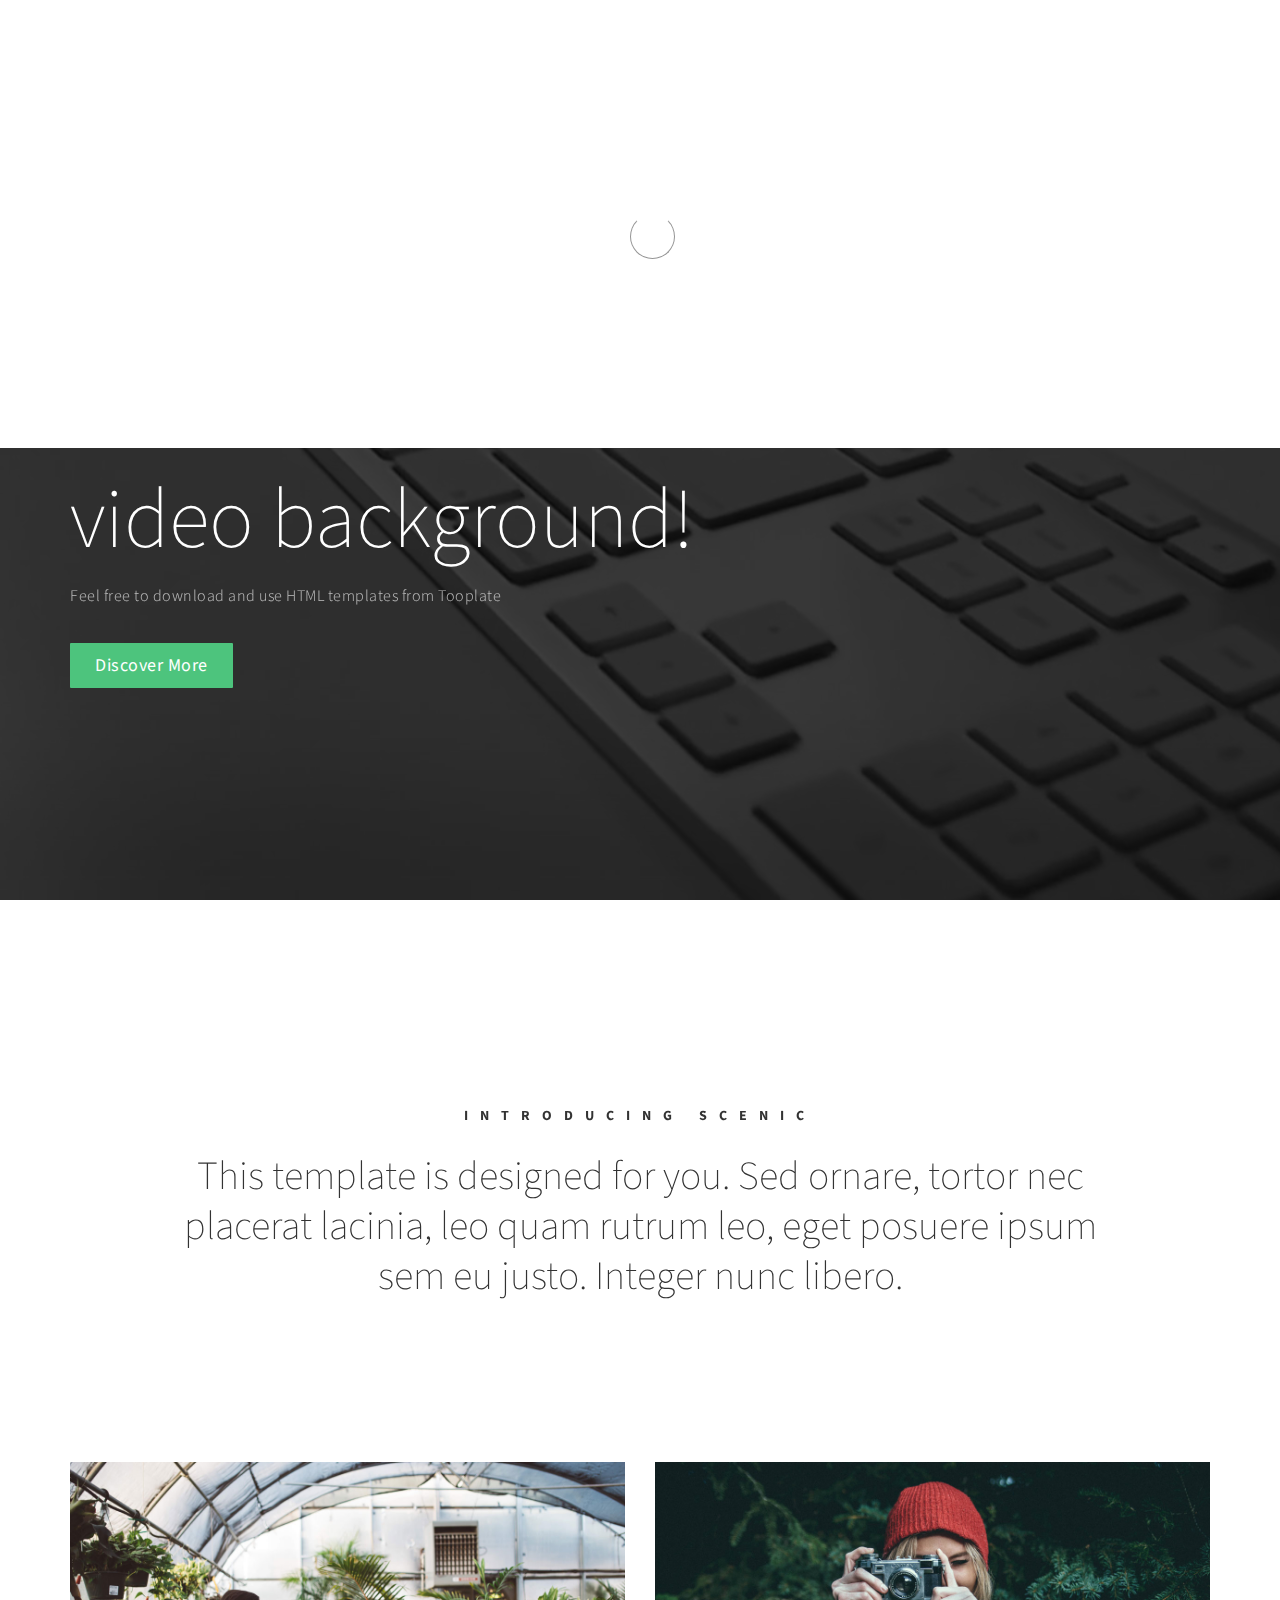
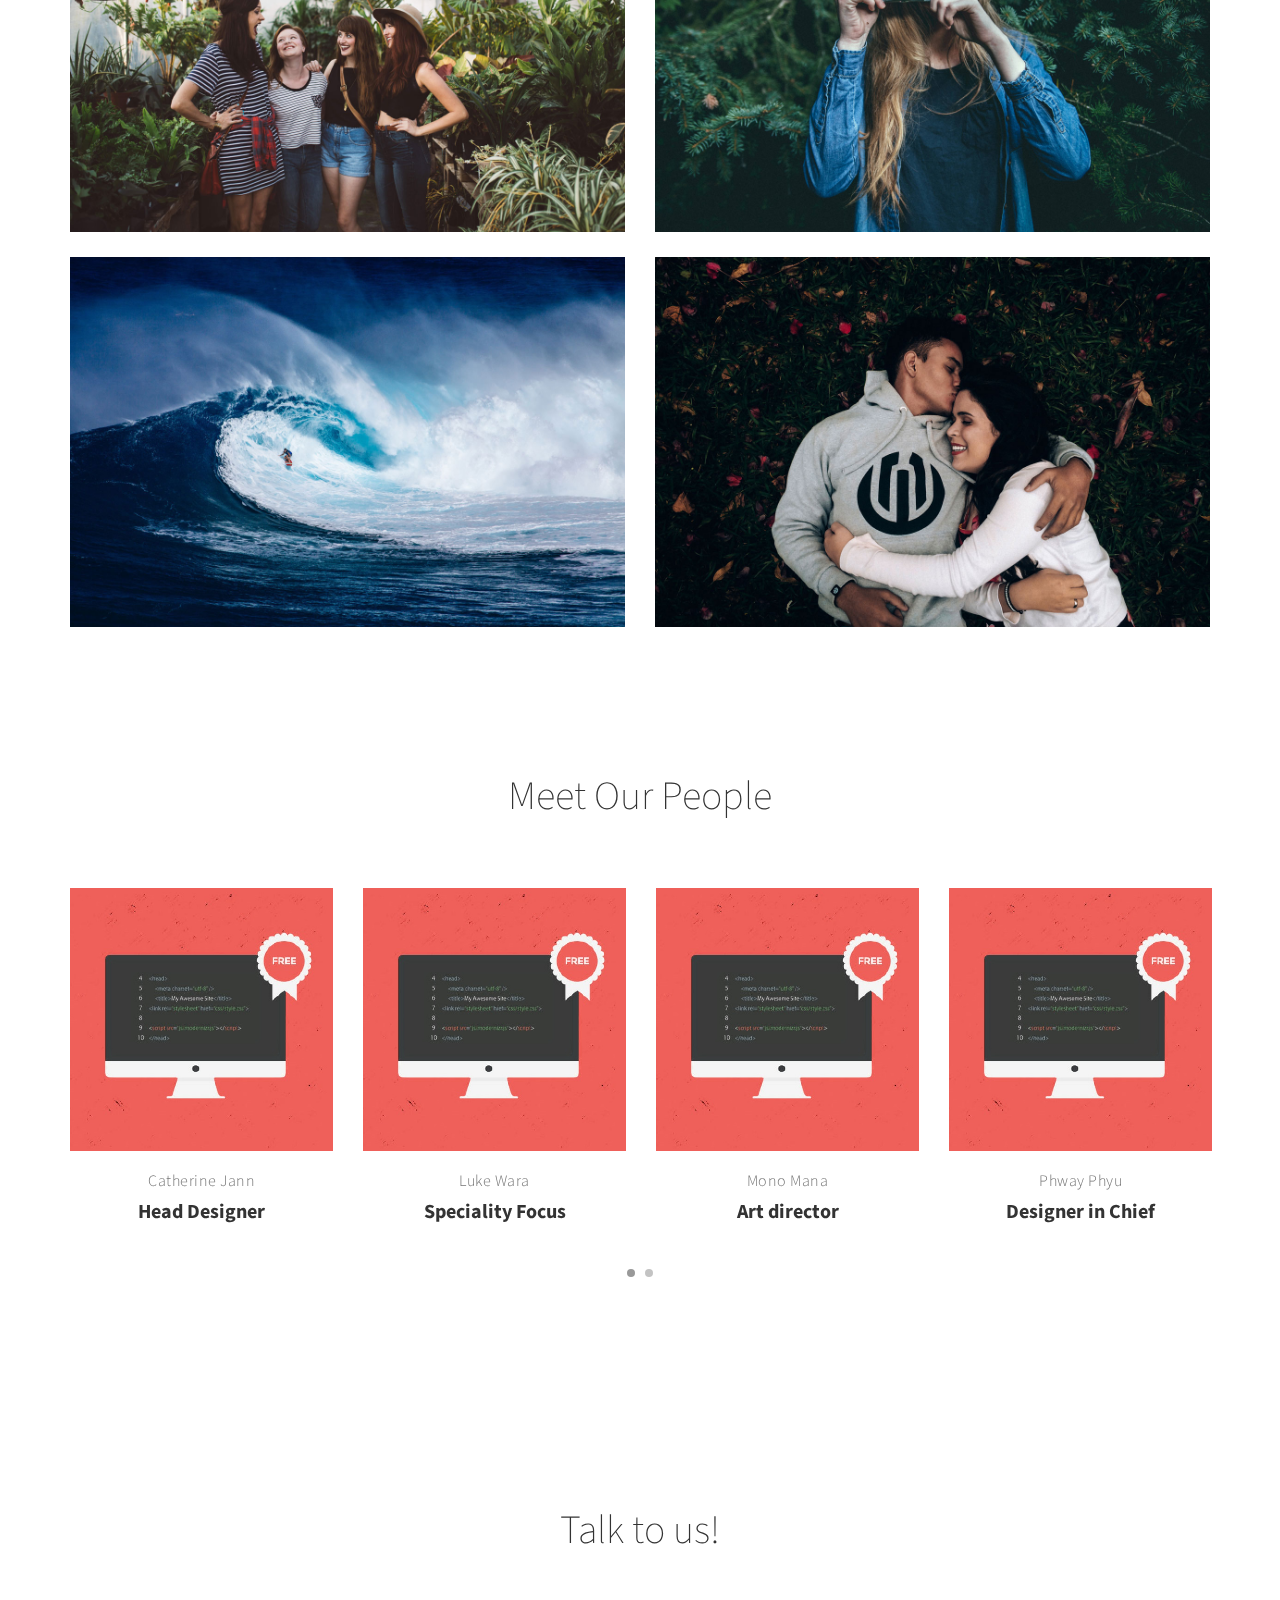
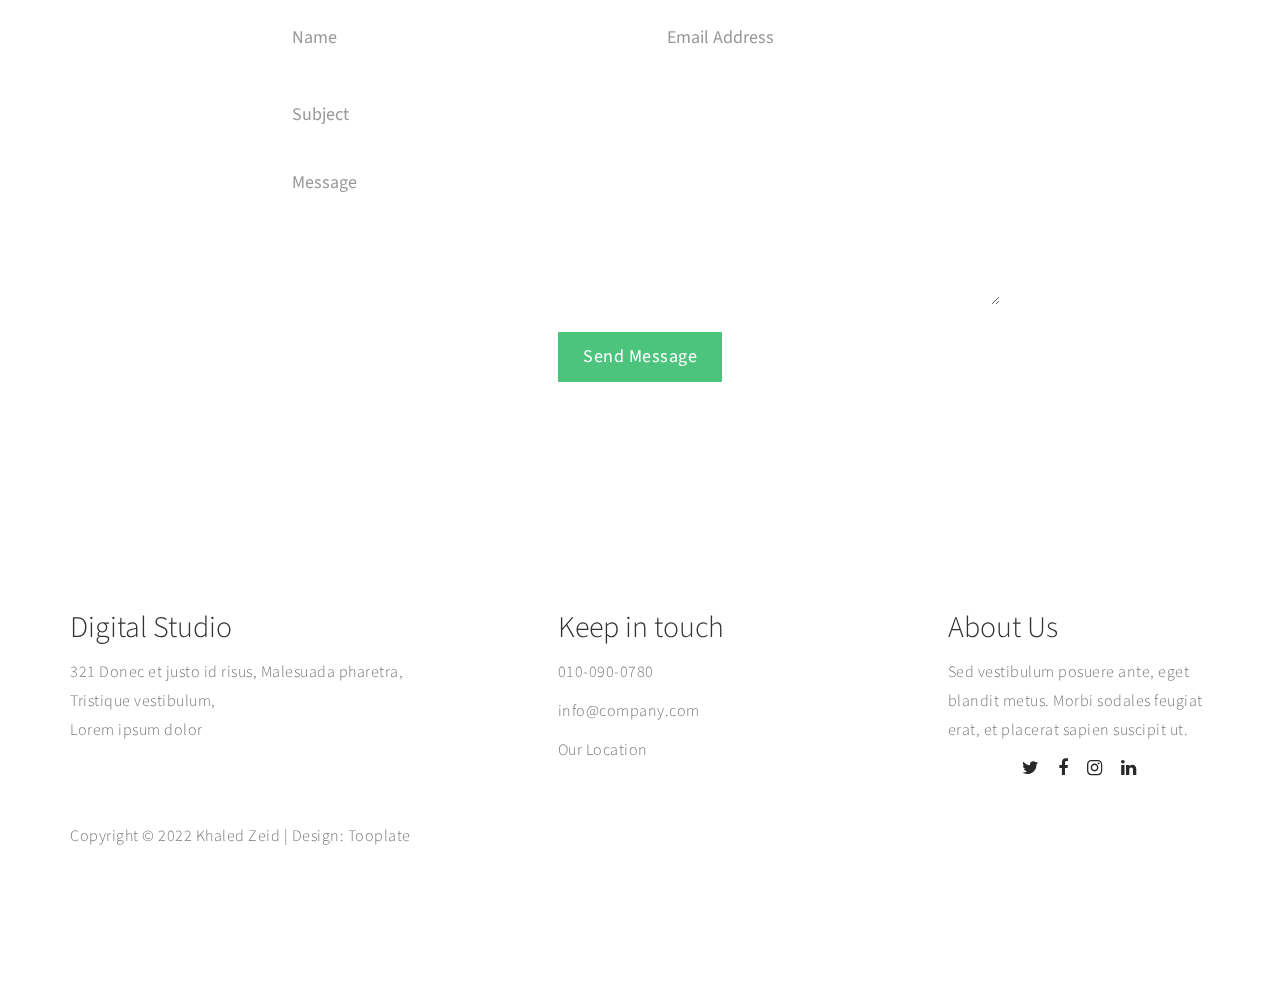
<file: index.html>
<!DOCTYPE html>
<html lang="en">

<head>

    <title>Khaled Zeid</title>

    <meta charset="UTF-8">
    <meta http-equiv="X-UA-Compatible" content="IE=Edge">
    <meta name="description" content="">
    <meta name="keywords" content="">
    <meta name="author" content="Khaled Zeid">
    <meta name="viewport" content="width=device-width, initial-scale=1, maximum-scale=1">

    <link rel="stylesheet" href="css/bootstrap.min.css">
    <link rel="stylesheet" href="css/font-awesome.min.css">
    <link rel="stylesheet" href="css/magnific-popup.css">

    <link rel="stylesheet" href="css/owl.theme.css">
    <link rel="stylesheet" href="css/owl.carousel.css">

    <!-- MAIN CSS -->
    <link rel="stylesheet" href="css/tooplate-style.css">

</head>

<body>

    <!-- PRE LOADER -->
    <div class="preloader">
        <div class="spinner">
            <span class="sk-inner-circle"></span>
        </div>
    </div>


    <!-- MENU -->
    <div class="navbar custom-navbar navbar-fixed-top" role="navigation">
        <div class="container">

            <!-- NAVBAR HEADER -->
            <div class="navbar-header">
                <button class="navbar-toggle" data-toggle="collapse" data-target=".navbar-collapse">
                    <span class="icon icon-bar"></span>
                    <span class="icon icon-bar"></span>
                    <span class="icon icon-bar"></span>
                </button>
                <!-- lOGO -->
                <a href="index.html" class="navbar-brand">Khaled Zeid</a>
            </div>

            <!-- MENU LINKS -->
            <div class="collapse navbar-collapse">
                <ul class="nav navbar-nav navbar-right">
                    <li><a href="#home" class="smoothScroll">Home</a></li>
                    <li><a href="#about" class="smoothScroll">Studio</a></li>
                    <li><a href="#" class="smoothScroll">Kotlin</a></li>
                    <li><a href="flutter.html" class="smoothScroll">Flutter</a></li>
                    <li><a href="#team" class="smoothScroll">Our People</a></li>
                    <li><a href="#contact" class="smoothScroll">Let's talk</a></li>
                </ul>
            </div>

        </div>
    </div>


    <!-- HOME -->
    <section id="home" class="parallax-section">
        <div class="overlay"></div>
        <div class="container">
            <div class="row">

                <div class="col-md-8 col-sm-12">
                    <div class="home-text">
                        <h1>Your Website has a video background!</h1>
                        <p>Feel free to download and use HTML templates from Tooplate</p>
                        <ul class="section-btn">
                            <a href="#about" class="smoothScroll"><span data-hover="Discover More">Discover
                                    More</span></a>
                        </ul>
                    </div>
                </div>

            </div>
        </div>

        <!-- Video -->
        <video controls autoplay loop muted>
            <source src="videos/video.mp4" type="video/mp4">
            Your browser does not support the video tag.
        </video>
    </section>


    <!-- ABOUT -->
    <section id="about" class="parallax-section">
        <div class="container">
            <div class="row">

                <div class="col-md-offset-1 col-md-10 col-sm-12">
                    <div class="about-info">
                        <h3>Introducing Scenic</h3>
                        <h1>This template is designed for you. Sed ornare, tortor nec placerat lacinia, leo quam rutrum
                            leo, eget posuere ipsum sem eu justo. Integer nunc libero.</h1>
                    </div>
                </div>

            </div>
        </div>
    </section>


    <!-- PROJECT -->
    <section id="project" class="parallax-section">
        <div class="container">
            <div class="row">

                <div class="col-md-6 col-sm-6">
                    <!-- PROJECT ITEM -->
                    <div class="project-item">
                        <a href="images/project-image1.jpg" class="image-popup">
                            <img src="images/project-image1.jpg" class="img-responsive" alt="">

                            <div class="project-overlay">
                                <div class="project-info">
                                    <h1>Beautiful Women</h1>
                                    <h3>Click to pop up!</h3>
                                </div>
                            </div>
                        </a>
                    </div>
                </div>

                <div class="col-md-6 col-sm-6">
                    <!-- PROJECT ITEM -->
                    <div class="project-item">
                        <a href="images/project-image2.jpg" class="image-popup">
                            <img src="images/project-image2.jpg" class="img-responsive" alt="">

                            <div class="project-overlay">
                                <div class="project-info">
                                    <h1>Nulla efficitur quam</h1>
                                    <h3>Sed ligula accumsan</h3>
                                </div>
                            </div>
                        </a>
                    </div>
                </div>

                <div class="col-md-6 col-sm-6">
                    <!-- PROJECT ITEM -->
                    <div class="project-item">
                        <a href="images/project-image3.jpg" class="image-popup">
                            <img src="images/project-image3.jpg" class="img-responsive" alt="">

                            <div class="project-overlay">
                                <div class="project-info">
                                    <h1>Large Sea Wave</h1>
                                    <h3>Nam feugiat dui in nisi</h3>
                                </div>
                            </div>
                        </a>
                    </div>
                </div>

                <div class="col-md-6 col-sm-6">
                    <!-- PROJECT ITEM -->
                    <div class="project-item">
                        <a href="images/project-image4.jpg" class="image-popup">
                            <img src="images/project-image4.jpg" class="img-responsive" alt="">

                            <div class="project-overlay">
                                <div class="project-info">
                                    <h1>Lorem ipsum dolor</h1>
                                    <h3>Mollis aliquam faucibus urna</h3>
                                </div>
                            </div>
                        </a>
                    </div>
                </div>

            </div>
        </div>
    </section>


    <!-- TEAM -->
    <section id="team" class="parallax-section">
        <div class="container">
            <div class="row">

                <div class="col-md-offset-2 col-md-8 col-sm-12">
                    <!-- SECTION TITLE -->
                    <div class="section-title">
                        <h1>Meet Our People</h1>
                    </div>
                </div>

                <div class="clearfix"></div>

                <div id="owl-team" class="owl-carousel">
                    <div class="col-md-4 col-sm-4 item">
                        <div class="team-item">
                            <img src="images/team-image1.jpg" class="img-responsive" alt="">
                            <div class="team-overlay">
                                <ul class="social-icon">
                                    <li><a href="#" class="fa fa-twitter"></a></li>
                                    <li><a href="#" class="fa fa-linkedin"></a></li>
                                </ul>
                            </div>
                        </div>
                        <p>Catherine Jann</p>
                        <h3>Head Designer</h3>
                    </div>

                    <div class="col-md-4 col-sm-4 item">
                        <div class="team-item">
                            <img src="images/team-image2.jpg" class="img-responsive" alt="">
                            <div class="team-overlay">
                                <ul class="social-icon">
                                    <li><a href="#" class="fa fa-instagram"></a></li>
                                    <li><a href="#" class="fa fa-github"></a></li>
                                    <li><a href="#" class="fa fa-facebook"></a></li>
                                </ul>
                            </div>
                        </div>
                        <p>Luke Wara</p>
                        <h3>Speciality Focus</h3>
                    </div>

                    <div class="col-md-4 col-sm-4 item">
                        <div class="team-item">
                            <img src="images/team-image3.jpg" class="img-responsive" alt="">
                            <div class="team-overlay">
                                <ul class="social-icon">
                                    <li><a href="#" class="fa fa-instagram"></a></li>
                                    <li><a href="#" class="fa fa-dribbble"></a></li>
                                    <li><a href="#" class="fa fa-behance"></a></li>
                                </ul>
                            </div>
                        </div>
                        <p>Mono Mana</p>
                        <h3>Art director</h3>
                    </div>

                    <div class="col-md-4 col-sm-4 item">
                        <div class="team-item">
                            <img src="images/team-image4.jpg" class="img-responsive" alt="">
                            <div class="team-overlay">
                                <ul class="social-icon">
                                    <li><a href="#" class="fa fa-twitter"></a></li>
                                    <li><a href="#" class="fa fa-facebook"></a></li>
                                    <li><a href="#" class="fa fa-envelope-o"></a></li>
                                </ul>
                            </div>
                        </div>
                        <p>Phway Phyu</p>
                        <h3>Designer in Chief</h3>
                    </div>

                    <div class="col-md-4 col-sm-4 item">
                        <div class="team-item">
                            <img src="images/team-image1.jpg" class="img-responsive" alt="">
                            <div class="team-overlay">
                                <ul class="social-icon">
                                    <li><a href="#" class="fa fa-twitter"></a></li>
                                    <li><a href="#" class="fa fa-linkedin"></a></li>
                                </ul>
                            </div>
                        </div>
                        <p>Cherry Lynn</p>
                        <h3>Marketing Manager</h3>
                    </div>

                    <div class="col-md-4 col-sm-4 item">
                        <div class="team-item">
                            <img src="images/what-is-kotlin.png" class="img-responsive" alt="What is kotlin?">
                            <div class="team-overlay">
                                <ul class="social-icon">
                                    <li><a href="#" class="fa fa-twitter"></a></li>
                                    <li><a href="#" class="fa fa-linkedin"></a></li>
                                </ul>
                            </div>
                        </div>
                        <p>What is kotlin?</p>
                        <h3>Kotlin Developer</h3>
                    </div>
                </div>

            </div>
        </div>
    </section>


    <!-- CONTACT -->
    <section id="contact" class="parallax-section">
        <div class="container">
            <div class="row">

                <div class="col-md-offset-3 col-md-6 col-sm-12">
                    <div class="section-title">
                        <h1>Talk to us!</h1>
                    </div>
                </div>

                <div class="clearfix"></div>

                <div class="col-md-offset-2 col-md-8 col-sm-12">
                    <!-- CONTACT FORM HERE -->
                    <form id="contact-form" action="#" method="get" role="form">

                        <!-- IF MAIL SENT SUCCESSFULLY -->
                        <h6 class="text-success">Your message has been sent successfully. </h6>

                        <!-- IF MAIL SENDING UNSUCCESSFULL -->
                        <h6 class="text-danger">E-mail must be valid and message must be longer than 1 character.</h6>

                        <div class="col-md-6 col-sm-6">
                            <input type="text" class="form-control" id="cf-name" name="cf-name" placeholder="Name">
                        </div>

                        <div class="col-md-6 col-sm-6">
                            <input type="email" class="form-control" id="cf-email" name="cf-email"
                                placeholder="Email Address">
                        </div>

                        <div class="col-md-12 col-sm-12">
                            <input type="text" class="form-control" id="cf-subject" name="subject"
                                placeholder="Subject">
                            <textarea class="form-control" rows="5" id="cf-message" name="cf-message"
                                placeholder="Message"></textarea>
                        </div>

                        <div class="col-md-offset-4 col-md-4 col-sm-offset-4 col-sm-4">
                            <div class="section-btn">
                                <button type="submit" class="form-control" id="cf-submit" name="submit"><span
                                        data-hover="Send Message">Send Message</span></button>
                            </div>
                        </div>
                    </form>
                </div>

            </div>
        </div>
    </section>

    <!-- FOOTER -->
    <footer>
        <div class="container">
            <div class="row">

                <div class="col-md-5 col-sm-6">
                    <h2>Digital Studio</h2>
                    <p>321 Donec et justo id risus, Malesuada pharetra,<br> Tristique vestibulum,<br> Lorem ipsum dolor
                    </p>


                </div>

                <div class="col-md-4 col-sm-6">
                    <div class="footer-info">
                        <h2>Keep in touch</h2>
                        <p><a href="tel:010-090-0780">010-090-0780</a></p>
                        <p><a href="mailto:info@company.com">info@company.com</a></p>
                        <p><a href="#">Our Location</a></p>
                    </div>
                </div>

                <div class="col-md-3 col-sm-12">

                    <h2>About Us</h2>
                    <p>Sed vestibulum posuere ante, eget blandit metus. Morbi sodales feugiat erat, et placerat sapien
                        suscipit ut.</p>
                    <ul class="social-icon">
                        <li><a href="#" class="fa fa-twitter"></a></li>
                        <li><a href="#" class="fa fa-facebook"></a></li>
                        <li><a href="#" class="fa fa-instagram"></a></li>
                        <li><a href="#" class="fa fa-linkedin"></a></li>
                    </ul>

                </div>

                <div class="clearfix"></div>

                <div class="col-md-12 col-sm-12">
                    <div class="copyright-text">
                        <p>Copyright © 2022 Khaled Zeid

                            | Design: Tooplate</p>
                    </div>
                </div>

            </div>
        </div>
    </footer>

    <!-- SCRIPTS -->
    <script src="js/jquery.js"></script>
    <script src="js/bootstrap.min.js"></script>
    <script src="js/jquery.parallax.js"></script>
    <script src="js/owl.carousel.min.js"></script>
    <script src="js/jquery.magnific-popup.min.js"></script>
    <script src="js/magnific-popup-options.js"></script>
    <script src="js/modernizr.custom.js"></script>
    <script src="js/smoothscroll.js"></script>
    <script src="js/custom.js"></script>

</body>

</html>
</file>
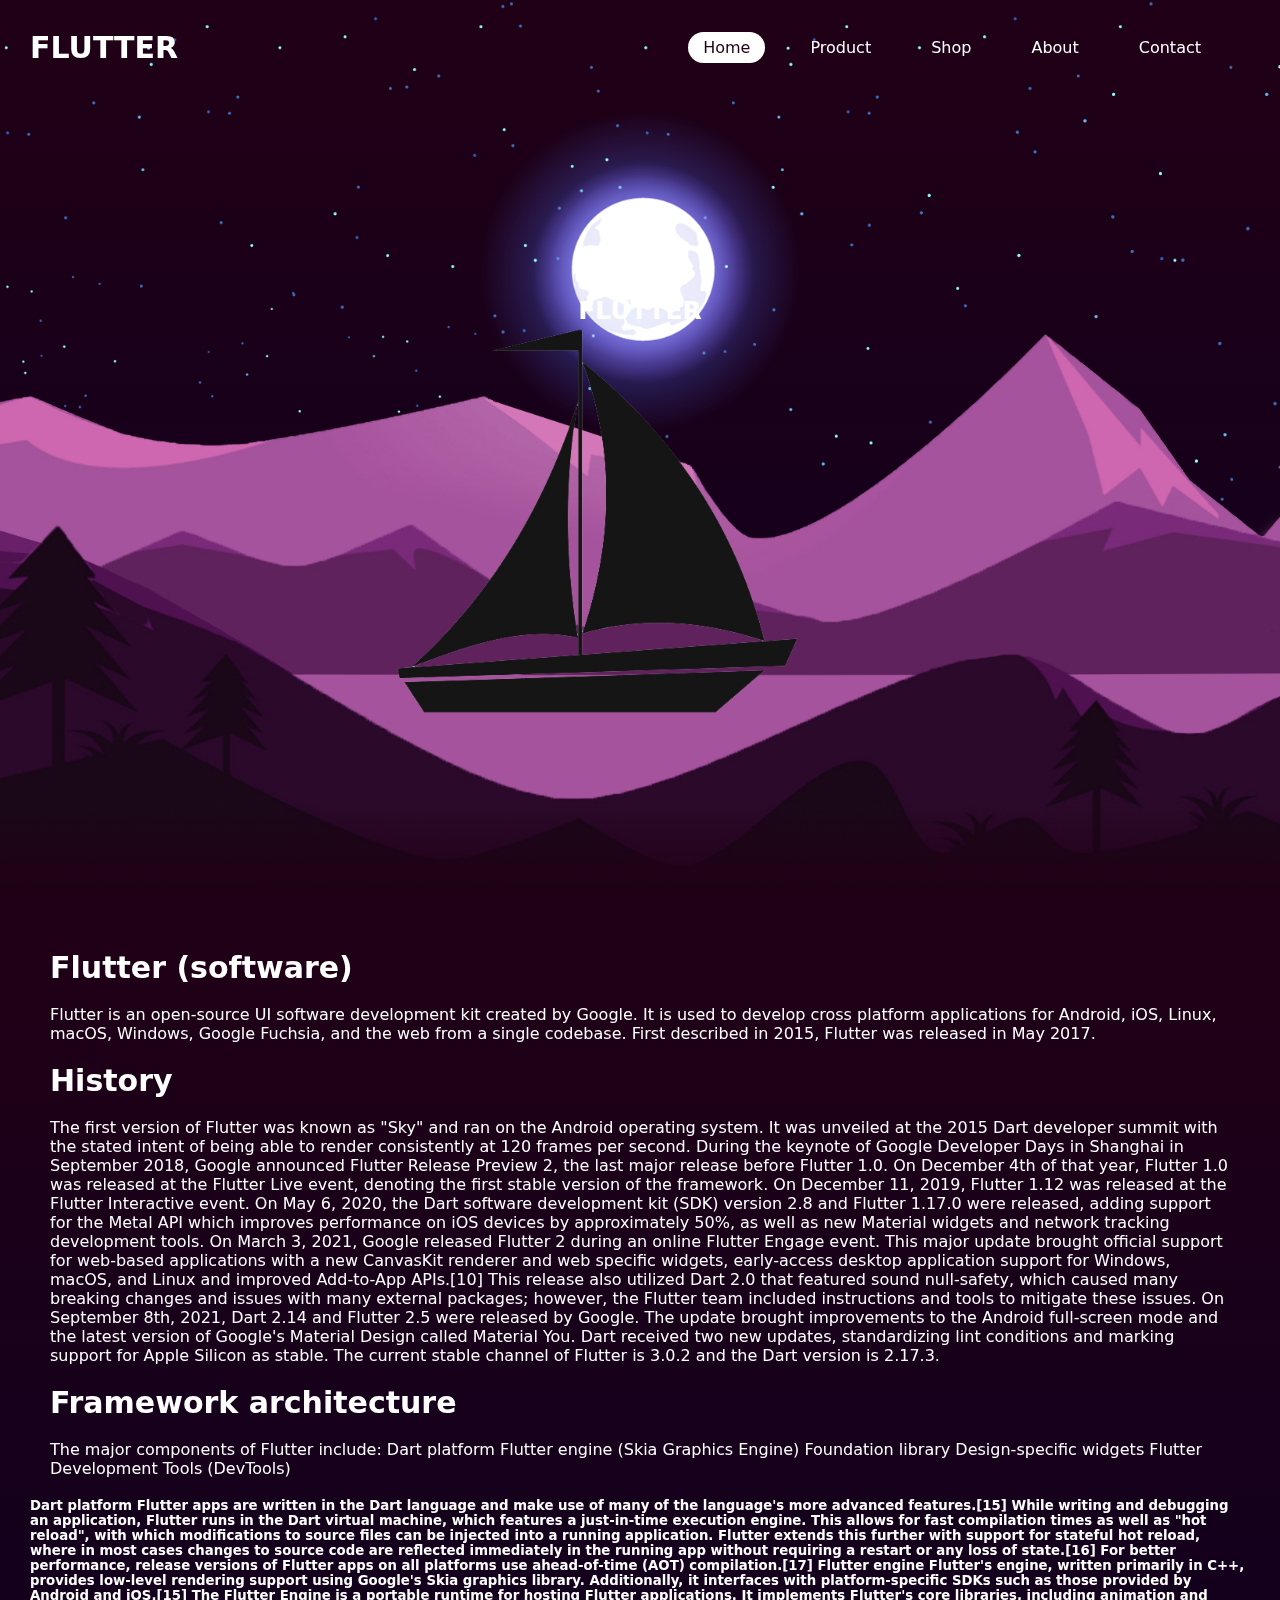
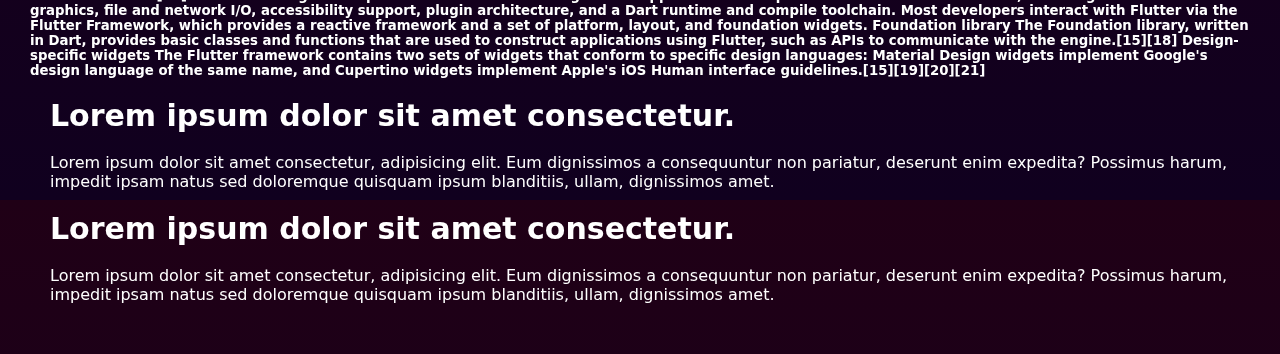
<file: flutter.html>
<!DOCTYPE html>
<html lang="en">

<head>
    <title>Flutter</title>

    <!-- Favicon -->
    <link rel="icon" type="image/png" href="favicon.png">

    <!-- CSS -->
    <link rel="stylesheet" href="css/flutter.css">

    <meta charset="UTF-8">
</head>

<body>

    <!-- menu -->
    <header>
        <h2><a href="#" class="logo">Flutter</a></h2>
        <ul>
            <li><a href="#" class="active">Home</a></li>
            <li><a href="#">Product</a></li>
            <li><a href="#">Shop</a></li>
            <li><a href="#">About</a></li>
            <li><a href="#">Contact</a></li>
        </ul>
    </header>

    <!-- background -->
    <section class="main">
        <img src="images/stars1.png" id="starts">
        <h2 class="title">Flutter</h2>
        <img src="images/moon2.png" id="moon">
        <img src="images/mountains3.png" id="mountains3">
        <img src="images/mountains4.png" id="mountains4">
        <img src="images/river5.png" id="river">
        <img src="images/boat6.png" id="boat">
        <img src="images/mountains7.png" id="mountains7">
    </section>

    <!-- content -->
    <div class="content">
        <h2>Flutter (software)</h2>
        <p>Flutter is an open-source UI software development kit created by Google. It is used to develop cross platform
            applications for Android, iOS, Linux, macOS, Windows, Google Fuchsia, and the web from a single codebase.
            First described in 2015, Flutter was released in May 2017.</p>

        <h2>History</h2>
        <p>The first version of Flutter was known as "Sky" and ran on the Android operating system. It was unveiled at
            the 2015 Dart developer summit with the stated intent of being able to render consistently at 120 frames per
            second. During the keynote of Google Developer Days in Shanghai in September 2018, Google announced Flutter
            Release Preview 2, the last major release before Flutter 1.0. On December 4th of that year, Flutter 1.0 was
            released at the Flutter Live event, denoting the first stable version of the framework. On December 11,
            2019, Flutter 1.12 was released at the Flutter Interactive event.
            On May 6, 2020, the Dart software development kit (SDK) version 2.8 and Flutter 1.17.0 were released, adding
            support for the Metal API which improves performance on iOS devices by approximately 50%, as well as new
            Material widgets and network tracking development tools. On March 3, 2021, Google released Flutter 2 during
            an online Flutter Engage event. This major update brought official support for web-based applications with a
            new CanvasKit renderer and web specific widgets, early-access desktop application support for Windows,
            macOS, and Linux and improved Add-to-App APIs.[10] This release also utilized Dart 2.0 that featured sound
            null-safety, which caused many breaking changes and issues with many external packages; however, the Flutter
            team included instructions and tools to mitigate these issues.
            On September 8th, 2021, Dart 2.14 and Flutter 2.5 were released by Google. The update brought improvements
            to the Android full-screen mode and the latest version of Google's Material Design called Material You. Dart
            received two new updates, standardizing lint conditions and marking support for Apple Silicon as stable.
            The current stable channel of Flutter is 3.0.2 and the Dart version is 2.17.3.</p>

        <h2>Framework architecture</h2>
        <p>The major components of Flutter include:
            Dart platform
            Flutter engine (Skia Graphics Engine)
            Foundation library
            Design-specific widgets
            Flutter Development Tools (DevTools)</p>

            <h5>Dart platform
                Flutter apps are written in the Dart language and make use of many of the language's more advanced features.[15]
                
                While writing and debugging an application, Flutter runs in the Dart virtual machine, which features a just-in-time execution engine. This allows for fast compilation times as well as "hot reload", with which modifications to source files can be injected into a running application. Flutter extends this further with support for stateful hot reload, where in most cases changes to source code are reflected immediately in the running app without requiring a restart or any loss of state.[16]
                
                For better performance, release versions of Flutter apps on all platforms use ahead-of-time (AOT) compilation.[17]
                
                Flutter engine
                Flutter's engine, written primarily in C++, provides low-level rendering support using Google's Skia graphics library. Additionally, it interfaces with platform-specific SDKs such as those provided by Android and iOS.[15] The Flutter Engine is a portable runtime for hosting Flutter applications. It implements Flutter's core libraries, including animation and graphics, file and network I/O, accessibility support, plugin architecture, and a Dart runtime and compile toolchain. Most developers interact with Flutter via the Flutter Framework, which provides a reactive framework and a set of platform, layout, and foundation widgets.
                
                Foundation library
                The Foundation library, written in Dart, provides basic classes and functions that are used to construct applications using Flutter, such as APIs to communicate with the engine.[15][18]
                
                Design-specific widgets
                The Flutter framework contains two sets of widgets that conform to specific design languages: Material Design widgets implement Google's design language of the same name, and Cupertino widgets implement Apple's iOS Human interface guidelines.[15][19][20][21]</h5>

        <h2>Lorem ipsum dolor sit amet consectetur.</h2>
        <p>Lorem ipsum dolor sit amet consectetur, adipisicing elit. Eum dignissimos a consequuntur non pariatur,
            deserunt enim expedita? Possimus harum, impedit ipsam natus sed doloremque quisquam ipsum blanditiis, ullam,
            dignissimos amet.</p>

        <h2>Lorem ipsum dolor sit amet consectetur.</h2>
        <p>Lorem ipsum dolor sit amet consectetur, adipisicing elit. Eum dignissimos a consequuntur non pariatur,
            deserunt enim expedita? Possimus harum, impedit ipsam natus sed doloremque quisquam ipsum blanditiis, ullam,
            dignissimos amet.</p>
    </div>

    <!-- Scripts -->
    <script src="js/flutter.js"></script>
</body>

</html>
</file>
<file: css/tooplate-style.css>
/*

Template 2099 Scenic

http://www.tooplate.com/view/2099-scenic

*/


@import url('https://fonts.googleapis.com/css?family=Source+Sans+Pro:200,300,400,700');

body {
  background: #ffffff;
  font-family: 'Source Sans Pro', sans-serif;
  overflow-x: hidden;
}

html,
body {
  width: 100%;
  height: 100%;
}

/*---------------------------------------
  TYPOGRAPHY              
-----------------------------------------*/

h1,
h2,
h3,
h4,
h5,
h6 {
  font-weight: 300;
}

h1 {
  font-size: 40px;
  font-weight: 200;
  line-height: 50px;
}

h2 {
  font-size: 30px;
  line-height: 40px;
  margin-top: 0;
}

h3 {
  font-size: 20px;
  font-weight: bold;
  line-height: 32px;
}

h4 {
  color: #505050;
  font-size: 18px;
  line-height: 28px;
}

p {
  color: #757575;
  font-size: 16px;
  font-weight: 300;
  line-height: 29px;
  letter-spacing: 0.5px;
}


/*---------------------------------------
  BUTTONS               
-----------------------------------------*/

.section-btn {
  margin: 32px 0 0 0;
  padding: 0;
}

.section-btn a,
.section-btn button {
  line-height: 45px;
  -webkit-perspective: 1000px;
  -moz-perspective: 1000px;
  perspective: 1000px;
  color: #ffffff;
  font-weight: normal;
}

.section-btn a span,
.section-btn button span {
  position: relative;
  display: inline-block;
  font-size: 18px;
  font-weight: normal;
  letter-spacing: 0.5px;
  padding: 0 25px;
  background: #4dc47d;
  border-radius: 1px;
  -webkit-transition: -webkit-transform 0.3s;
  -moz-transition: -moz-transform 0.3s;
  transition: transform 0.3s;
  -webkit-transform-origin: 50% 0;
  -moz-transform-origin: 50% 0;
  transform-origin: 50% 0;
  -webkit-transform-style: preserve-3d;
  -moz-transform-style: preserve-3d;
  transform-style: preserve-3d;
}

.csstransforms3d .section-btn a span::before,
.csstransforms3d .section-btn button span::before {
  position: absolute;
  top: 100%;
  left: 0;
  width: 100%;
  height: 100%;
  background: #000000;
  border-radius: 1px;
  color: #ffffff;
  padding: 0 25px;
  content: attr(data-hover);
  -webkit-transition: background 0.3s;
  -moz-transition: background 0.3s;
  transition: background 0.3s;
  -webkit-transform: rotateX(-90deg);
  -moz-transform: rotateX(-90deg);
  transform: rotateX(-90deg);
  -webkit-transform-origin: 50% 0;
  -moz-transform-origin: 50% 0;
  transform-origin: 50% 0;
}

.section-btn a:hover span,
.section-btn a:focus span,

.section-btn button:hover span,
.section-btn button:focus span {
  -webkit-transform: rotateX(90deg) translateY(-22px);
  -moz-transform: rotateX(90deg) translateY(-22px);
  transform: rotateX(90deg) translateY(-22px);
}

.csstransforms3d .section-btn a:hover span::before,
.csstransforms3d .section-btn a:focus span::before,

.csstransforms3d .section-btn button:hover span::before,
.csstransforms3d .section-btn button:hover span::before {
  background: #000000;
}


/*---------------------------------------
  GENERAL               
-----------------------------------------*/

html {
  -webkit-font-smoothing: antialiased;
}

a {
  color: #4dc47d;
  -webkit-transition: 0.5s;
  transition: 0.5s;
}

a:hover,
a:active,
a:focus {
  color: #000000;
  outline: none;
}

* {
  -webkit-box-sizing: border-box;
  box-sizing: border-box;
}

*:before,
*:after {
  -webkit-box-sizing: border-box;
  box-sizing: border-box;
}

::-webkit-scrollbar {
  width: 6px;
  height: 6px;
}

::-webkit-scrollbar-thumb {
  cursor: pointer;
  background: #252525;
}

.section-title {
  position: relative;
  padding-bottom: 22px;
}

.parallax-section {
  background-attachment: fixed !important;
  background-size: cover !important;
}

#about,
#project,
#team,
#contact,
footer {
  background: #ffffff;
}

#about,
#team,
#contact {
  padding-top: 100px;
  padding-bottom: 100px;
  text-align: center;
}


/*---------------------------------------
  PRE LOADER              
-----------------------------------------*/

.preloader {
  position: fixed;
  top: 0;
  left: 0;
  width: 100%;
  height: 100%;
  z-index: 99999;
  display: flex;
  flex-flow: row nowrap;
  justify-content: center;
  align-items: center;
  background: none repeat scroll 0 0 #ffffff;
}

.spinner {
  border: 1px solid transparent;
  border-radius: 5px;
  position: relative;
}

.spinner:before {
  content: '';
  box-sizing: border-box;
  position: absolute;
  top: 50%;
  left: 50%;
  width: 45px;
  height: 45px;
  margin-top: -10px;
  margin-left: -10px;
  border-radius: 50%;
  border: 1px solid #959595;
  border-top-color: #ffffff;
  animation: spinner .9s linear infinite;
}

@-webkit-@keyframes spinner {
  to {
    transform: rotate(360deg);
  }
}

@keyframes spinner {
  to {
    transform: rotate(360deg);
  }
}


/*---------------------------------------
  MENU             
-----------------------------------------*/

.custom-navbar {
  margin-bottom: 0;
  background-color: #4dc47d;
  padding: 20px 0;
}

.custom-navbar .navbar-brand {
  color: #f9f9f9;
  font-weight: normal;
  font-size: 25px;
}

.custom-navbar .nav li a {
  font-size: 14px;
  font-weight: normal;
  color: #f9f9f9;
  letter-spacing: 0.5px;
  -webkit-transition: all ease-in-out 0.4s;
  transition: all ease-in-out 0.4s;
  padding: 0;
  margin: 15px 20px;
  text-transform: uppercase;
}

.custom-navbar .navbar-nav>li>a:hover,
.custom-navbar .navbar-nav>li>a:focus {
  background-color: transparent;
  color: #ffffff;
}

.custom-navbar .navbar-nav li a:after {
  content: "";
  position: absolute;
  display: block;
  width: 0px;
  height: 2px;
  margin: auto;
  background: transparent;
  transition: width .3s ease, background-color .3s ease;
}

.custom-navbar .navbar-nav li a:hover:after,
.custom-navbar .nav li.active>a:after {
  background: #ffffff;
  color: #ffffff;
  width: 100%;
}

.custom-navbar .nav li.active>a {
  background-color: transparent;
  color: #ffffff;
}

.custom-navbar .navbar-toggle {
  border: none;
  padding-top: 10px;
}

.custom-navbar .navbar-toggle {
  background-color: transparent;
}

.custom-navbar .navbar-toggle .icon-bar {
  background: #ffffff;
  border-color: transparent;
}

@media(min-width:768px) {
  .custom-navbar {
    background: 0 0;
  }

  .custom-navbar.top-nav-collapse {
    background: #4dc47d;
    padding: 15px 0;
  }
}


/*---------------------------------------
  HOME             
-----------------------------------------*/

#home {
  display: -webkit-box;
  display: -webkit-flex;
  display: -ms-flexbox;
  display: flex;
  -webkit-box-align: center;
  -webkit-align-items: center;
  -ms-flex-align: center;
  align-items: center;
  height: 100vh;
  position: relative;
  padding-top: 10em;
}

#home h1 {
  color: #ffffff;
  font-size: 6em;
  line-height: 1.2em;
}

#home p {
  color: rgba(250, 250, 250, 0.7);
}

#home .overlay {
  position: absolute;
  top: 0;
  right: 0;
  bottom: 0;
  left: 0;
  width: 100%;
  height: 100%;
  background-color: rgba(0, 0, 0, 0.75);
}

#home video {
  position: fixed;
  top: 50%;
  left: 50%;
  min-width: 100%;
  min-height: 100%;
  width: auto;
  height: auto;
  z-index: -100;
  transform: translateX(-50%) translateY(-50%);
  background-size: cover;
  transition: 1s opacity;
}


/*---------------------------------------
  ABOUT              
-----------------------------------------*/

#about {
  padding-top: 200px;
  padding-bottom: 150px;
}

.about-info h3 {
  font-size: 14px;
  letter-spacing: 12px;
  text-transform: uppercase;
  margin: 0;
}


/*---------------------------------------
  PROJECT              
-----------------------------------------*/

.project-item {
  overflow: hidden;
  position: relative;
  margin-bottom: 25px;
  padding: 0;
  vertical-align: middle;
  text-align: center;
}

.project-overlay {
  background: rgba(0, 0, 0, 0.5);
  position: absolute;
  width: 100%;
  height: 100%;
  top: 0;
  right: 0;
  bottom: 0;
  left: 0;
  opacity: 0;
  -webkit-transition: all ease-in-out 0.4s;
  transition: all ease-in-out 0.4s;
}

.project-info {
  padding: 12em 0;
}

.project-item img {
  -webkit-transition: all ease-in-out 0.4s;
  transition: all ease-in-out 0.4s;
}

.project-item:hover img {
  transform: scale(1.1);
}

.project-overlay h1 {
  color: #ffffff;
  margin: 0;
}

.project-overlay h3 {
  color: #d9d9d9;
  font-size: 14px;
  letter-spacing: 0.2px;
  margin-top: 0;
}

.project-item:hover .project-overlay {
  opacity: 1;
}


/*---------------------------------------
   TEAM             
-----------------------------------------*/

#team .item {
  display: block;
  width: 100%;
  margin-bottom: 22px;
}

#team h3,
#team p {
  margin: 0;
}

.team-item {
  overflow: hidden;
  position: relative;
  margin-top: 34px;
  margin-bottom: 16px;
}

.team-item img {
  -webkit-transition: all ease-in-out 0.4s;
  transition: all ease-in-out 0.4s;
}

.team-item:hover img {
  transform: scale(1.1);
}

.team-overlay {
  background: rgba(0, 0, 0, 0.5);
  opacity: 0;
  position: absolute;
  width: 100%;
  height: 100%;
  top: 0;
  left: 0;
  right: 0;
  bottom: 0;
  -webkit-transition: all ease-in-out 0.4s;
  transition: all ease-in-out 0.4s;
}

.team-overlay .social-icon {
  position: relative;
  top: 45%;
}

.team-overlay .social-icon li a {
  background: #ffffff;
  color: #191919;
  width: 35px;
  height: 35px;
  line-height: 35px;
  text-align: center;
}

.team-item:hover .team-overlay {
  opacity: 1;
}


/*---------------------------------------
  CONTACT             
-----------------------------------------*/

#contact {
  background: url('../images/contact-bg.jpg') 50% 0 repeat-y fixed;
  background-size: cover;
  background-position: center center;
}

#contact-form {
  padding-top: 22px;
}

#contact .text-success,
#contact .text-danger {
  display: none;
  padding: 0 0 5px 20px;
}

#contact .form-control {
  border: none;
  box-shadow: none;
  font-size: 18px;
  font-weight: normal;
  margin-bottom: 22px;
  -webkit-transition: all ease-in-out 0.4s;
  transition: all ease-in-out 0.4s;
}

#contact .form-control:focus {
  border-color: #d9d9d9;
}

#contact input {
  height: 55px;
  line-height: 45px;
}

#contact .section-btn {
  margin: 5px 0 0 0;
}

#contact button#cf-submit {
  background: transparent;
  border: none;
  padding: 0;
  line-height: 50px;
}


/*---------------------------------------
  FOOTER              
-----------------------------------------*/

footer {
  padding-top: 120px;
  padding-bottom: 120px;
}

footer h4 {
  padding-top: 12px;
}

footer a {
  color: #757575;
}

footer .copyright-text {
  padding-top: 42px;
}


/*---------------------------------------
  SOCIAL ICON             
-----------------------------------------*/

.social-icon {
  position: relative;
  padding: 0;
  margin: 0;
  text-align: center;
}

.social-icon li {
  display: inline-block;
  list-style: none;
}

.social-icon li a {
  border-radius: 100%;
  color: #292929;
  cursor: pointer;
  font-size: 18px;
  text-decoration: none;
  -webkit-transition: all ease-in-out 0.3s;
  transition: all ease-in-out 0.3s;
  text-align: center;
  position: relative;
  margin: 4px 8px 0 8px;
}

.social-icon li a:hover {
  -webkit-transform: scale(1.2);
  transform: scale(1.2);
}


/*---------------------------------------
  MOBILE RESPONSIVE              
-----------------------------------------*/

@media (max-width: 992px) {
  #home h1 {
    font-size: 4em;
    line-height: normal;
  }
}

@media (max-width: 980px) {
  h1 {
    font-size: 30px;
    line-height: inherit;
  }

  #home {
    padding-top: 0em;
  }

  #about {
    padding-top: 120px;
    padding-bottom: 100px;
  }

  .project-info {
    padding: 4em 0;
  }

  footer {
    text-align: center;
  }

  footer .social-icon {
    margin-top: 32px;
  }
}

@media (max-width: 770px) {
  #home h1 {
    font-size: 3.5em;
  }
}

@media (max-width: 767px) {
  .custom-navbar {
    padding: 10px 0;
  }

  .custom-navbar .nav li a {
    display: inline-block;
    line-height: 15px;
    margin-bottom: 0;
  }

  .custom-navbar .nav li:last-child a {
    margin-bottom: 5px;
  }

  .project-info {
    padding: 10em 0;
  }

  .footer-info {
    padding: 22px 0 22px 0;
  }
}


@media (max-width: 580px) {
  h1 {
    font-size: 26px;
  }

  #home {
    height: 100vh;
  }

  .about-info h3 {
    font-size: 12px;
    letter-spacing: 6px;
  }

  .project-info {
    padding: 5em 0;
  }
}
</file>
<file: css/flutter.css>
* {
    margin: 0;
    padding: 0;
}

body {
    background: linear-gradient(#200016, #10001f);
    height: 100vh;
    font-family: system-ui;
}

/*
text-decoration: noun; hide line of link
*/
a {
    text-decoration: none;
    color: white;
}

/*
display: flex; make flexablity 
*/
header {
    position: fixed;
    width: 95%;
    z-index: 10;
    display: flex;
    justify-content: space-between;
    align-items: center;
    margin: 30px;
}

header .logo {
    font-size: 30px;
    text-transform: uppercase;
}

header ul {
    display: flex;
    justify-content: center;
    align-items: center;
    list-style: none;
}

header ul li {
    margin-right: 30px;
}

header ul li a {
    padding: 6px 15px;
    border-radius: 16px;
}

header ul li a:hover, .active {
    background: white;
    color: #200016;
}

.main {
    position: relative;
    height: 100vh;
    width: 100%;
    display: flex;
    justify-content: center;
    align-items: center;
    overflow: hidden;
}

.main::after {
    content: '';
    position: absolute;
    bottom: 0;
    height: 100px;
    width: 100%;
    background: linear-gradient(to top, #200016, transparent);
}

.main img {
    position: absolute;
    height: 100vh;
    width: 100%;
    object-fit: cover;
}

#moon {
    mix-blend-mode: screen;
    transform: translateY(80px);
}

.title {
    color: white;
    font-size: 25px;
    text-transform: uppercase;
    transform: translateY(-140px);
}

.content {
    color: white;
    padding: 30px;
}

.content h2 {
    margin: 20px;
    font-size: 30px;
}

.content p {
    margin: 20px;
}
</file>
